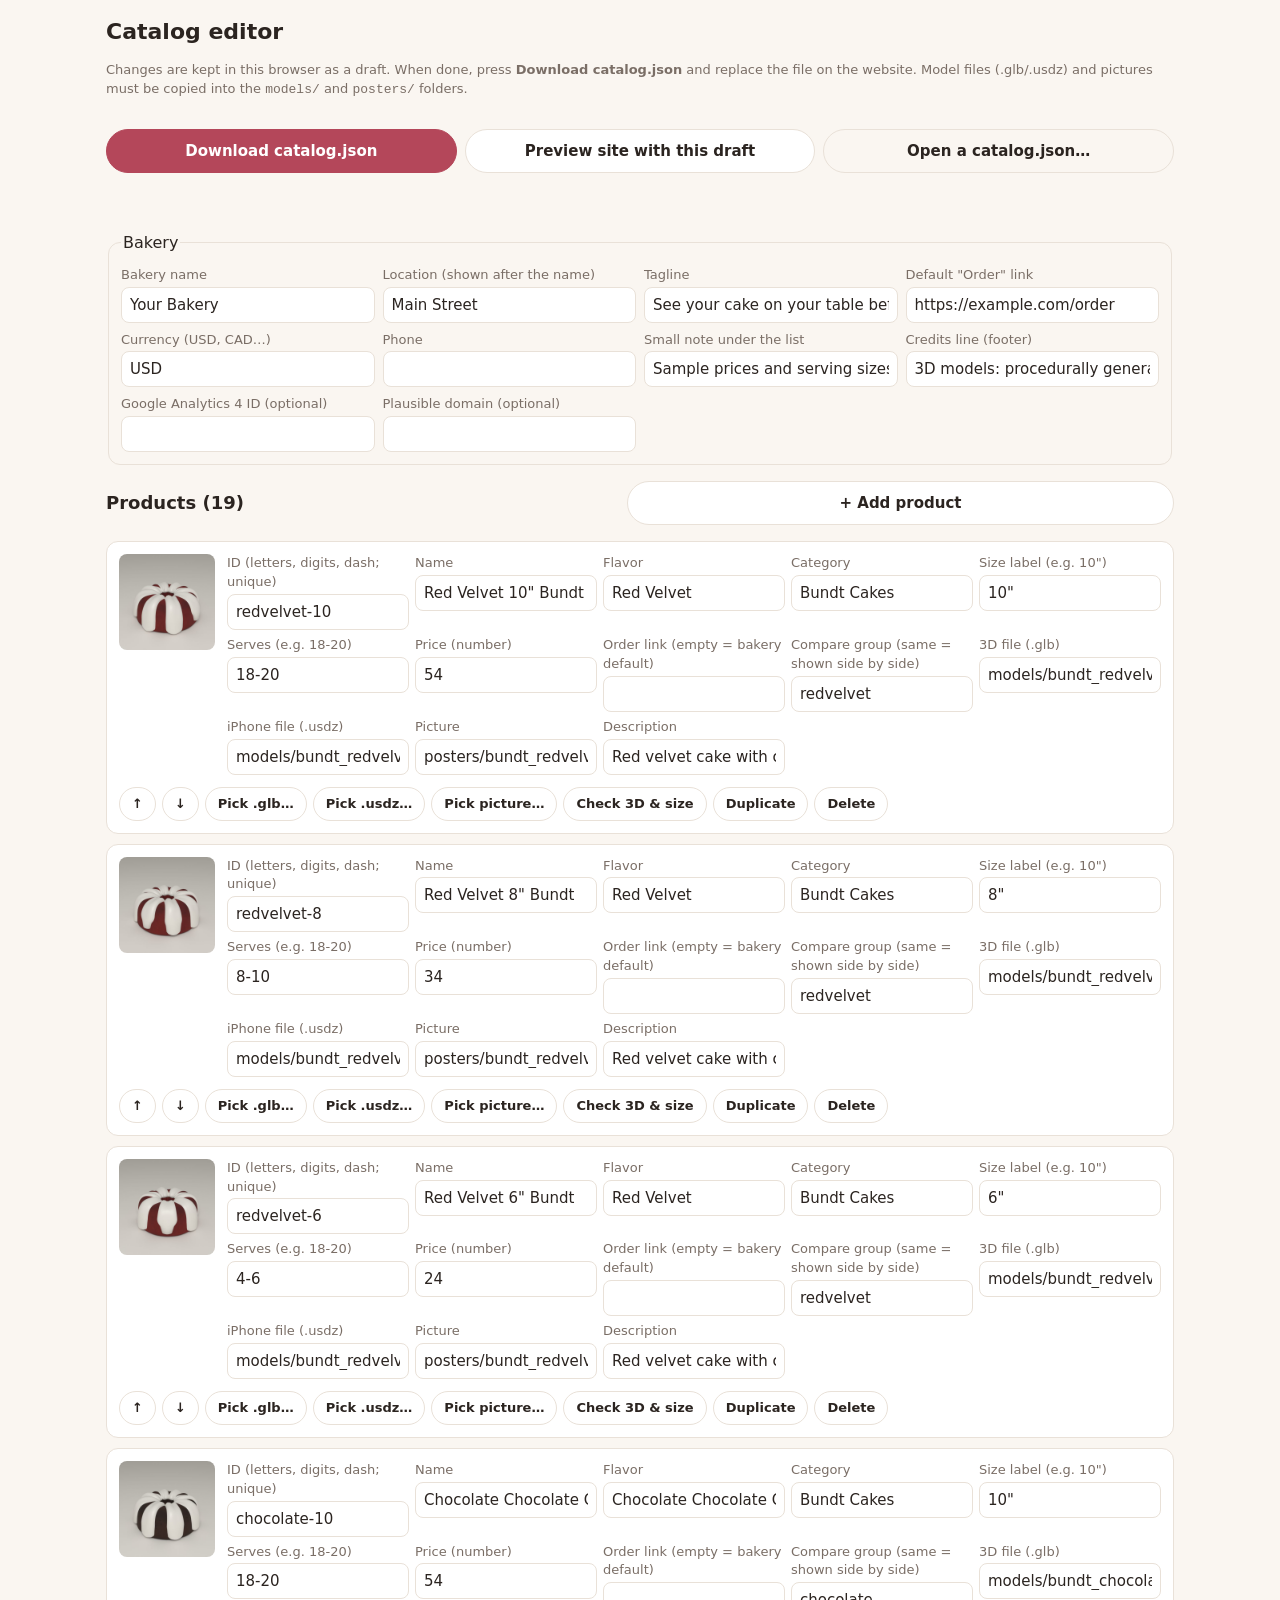
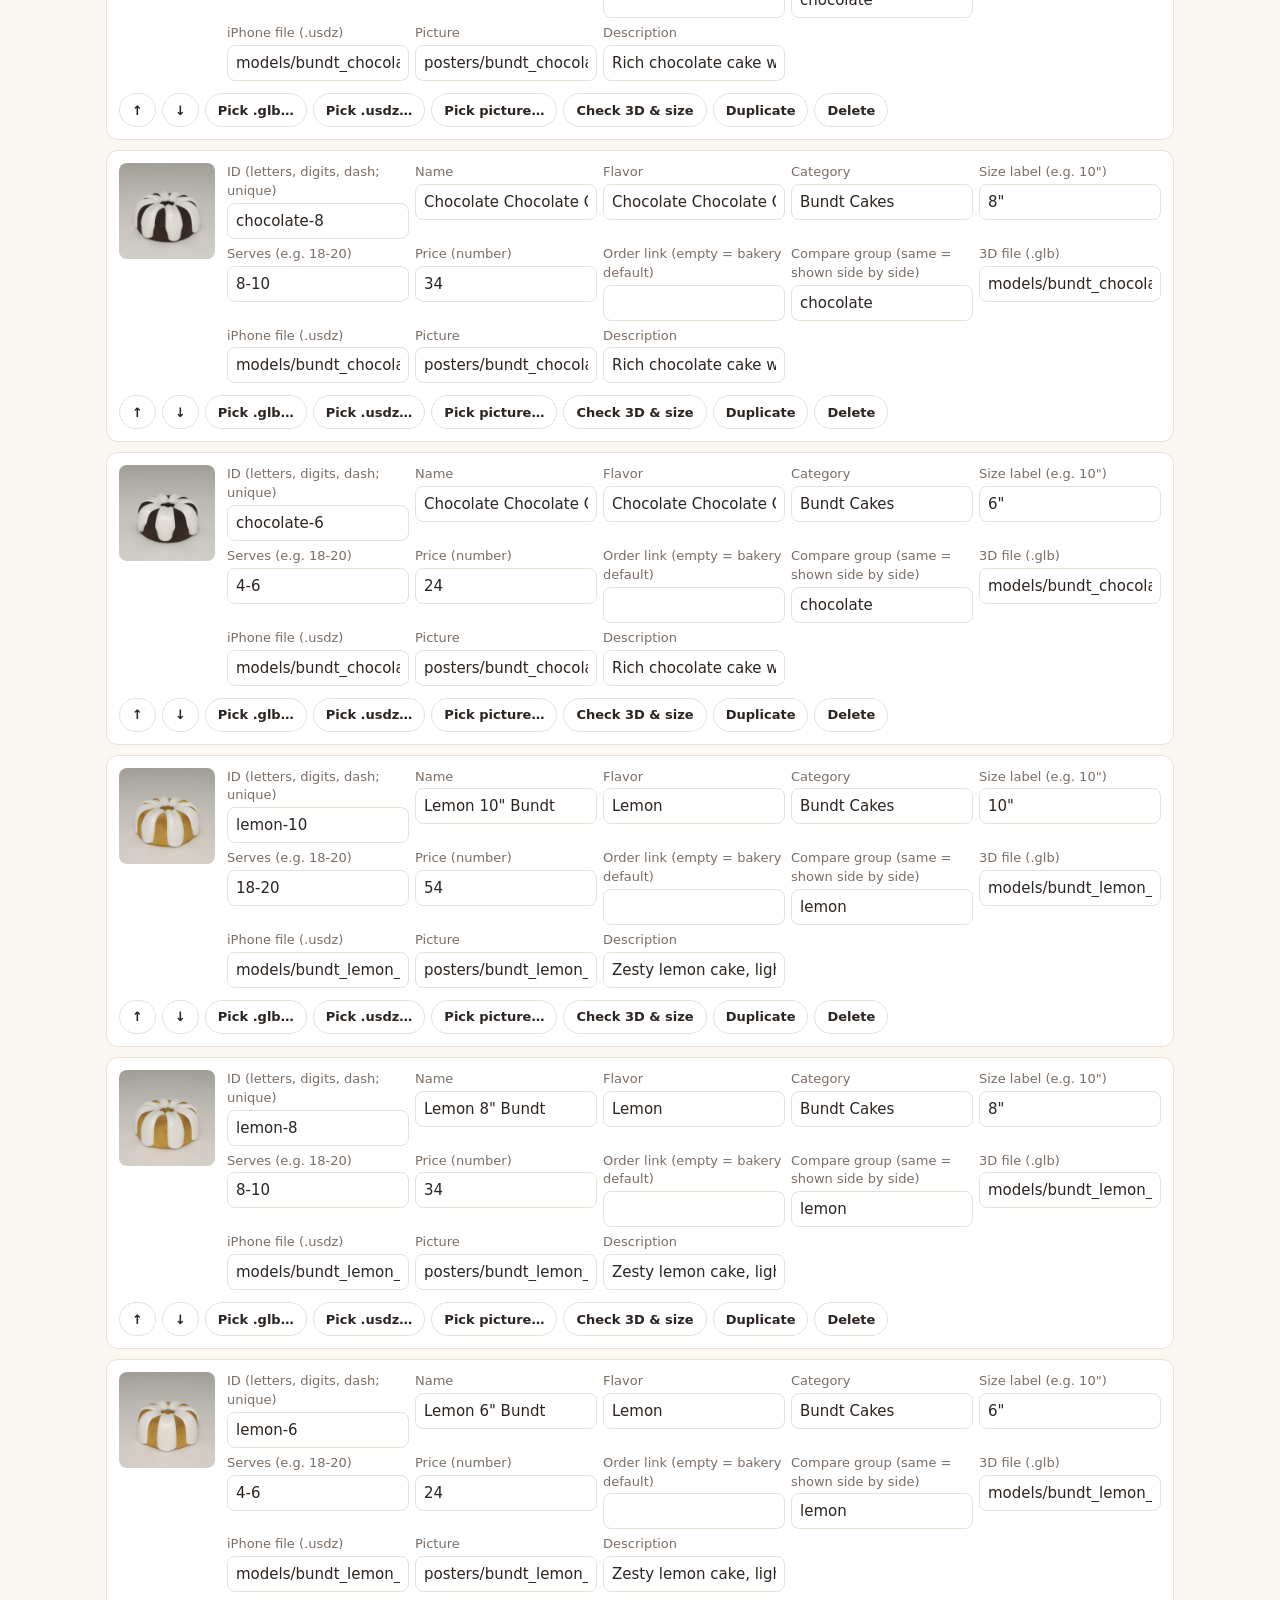
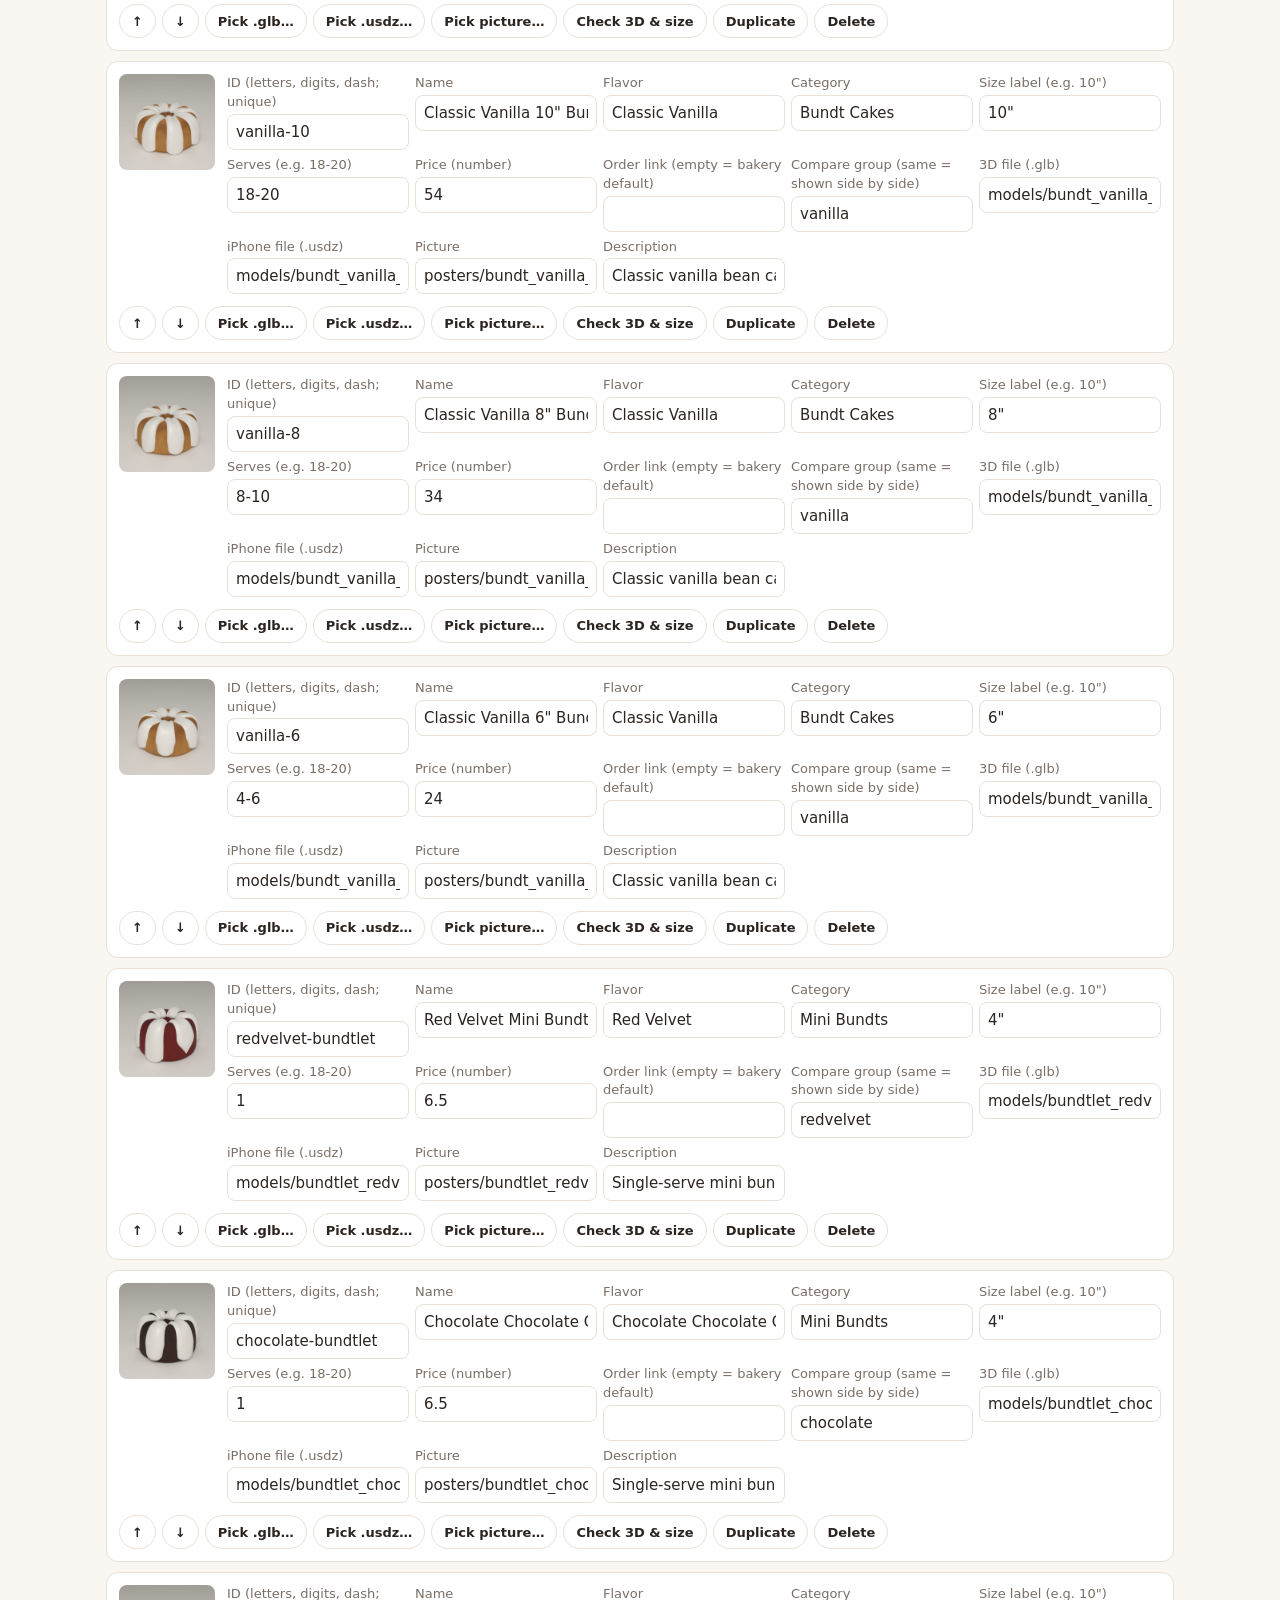
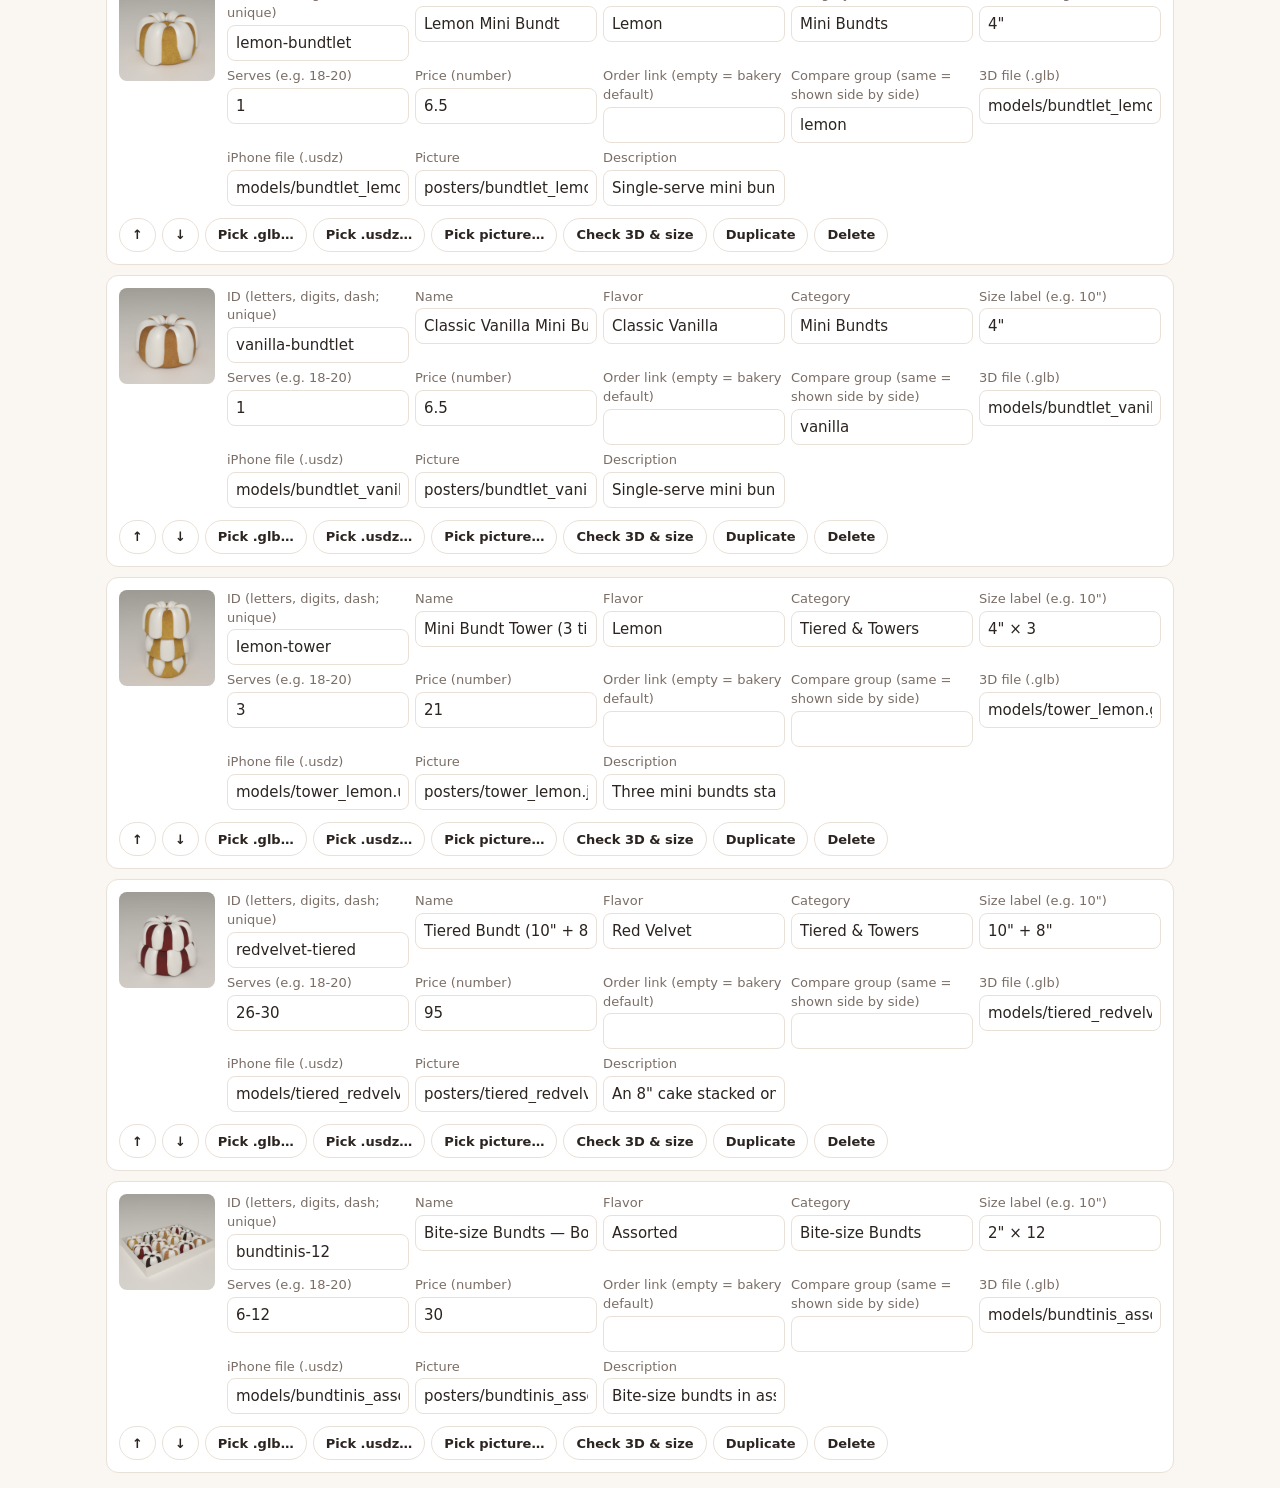
<file: demo/admin.html>
<!doctype html>
<html lang="en">
<head>
<meta charset="utf-8">
<meta name="viewport" content="width=device-width, initial-scale=1">
<title>Catalog Editor</title>
<link rel="stylesheet" href="css/style.css">
</head>
<body>
<div class="adm">
  <header>
    <h1>Catalog editor</h1>
    <p class="muted small">Changes are kept in this browser as a draft. When done, press <b>Download catalog.json</b> and replace the file on the website.
      Model files (.glb/.usdz) and pictures must be copied into the <code>models/</code> and <code>posters/</code> folders.</p>
    <p id="draft-banner" class="small" hidden>Editing a saved draft. <button class="btn sm ghost" id="discard">Discard draft &amp; reload catalog.json</button></p>
  </header>

  <div class="row" style="flex-wrap:wrap">
    <button class="btn primary" id="export">Download catalog.json</button>
    <a class="btn" href="index.html?draft=1" target="_blank" rel="noopener">Preview site with this draft</a>
    <label class="btn ghost" style="color:var(--ink)">Open a catalog.json… <input type="file" id="import" accept=".json,application/json" hidden></label>
  </div>
  <p id="problems" class="err small"></p>

  <fieldset id="bakery"><legend>Bakery</legend></fieldset>

  <div class="row" style="align-items:center"><h2 style="flex:1">Products (<span id="count">0</span>)</h2><button class="btn" id="add">+ Add product</button></div>
  <div id="list" style="display:flex;flex-direction:column;gap:10px"></div>
</div>

<div class="modal" id="pv"><div class="box">
  <div class="row" style="align-items:center"><h2 style="flex:1" id="pv-title">Preview</h2><button class="icon-btn" id="pv-close">✕</button></div>
  <div id="pv-holder"></div>
  <p id="pv-dims" class="small"></p>
</div></div>

<script type="module">
import { DRAFT_KEY, loadModelViewer, esc } from './js/common.js';
const $ = id => document.getElementById(id);
let cat;
const localFiles = {};   // path -> blob URL of files picked in this session (for preview only)

const BAKERY_FIELDS = [
  ['name', 'Bakery name'], ['location', 'Location (shown after the name)'], ['tagline', 'Tagline'],
  ['orderUrl', 'Default "Order" link'], ['currency', 'Currency (USD, CAD…)'], ['phone', 'Phone'],
  ['note', 'Small note under the list'],
];
const P_FIELDS = [
  ['id', 'ID (letters, digits, dash; unique)'], ['name', 'Name'], ['flavor', 'Flavor'], ['category', 'Category'],
  ['size', 'Size label (e.g. 10")'], ['servings', 'Serves (e.g. 18-20)'], ['price', 'Price (number)'],
  ['orderUrl', 'Order link (empty = bakery default)'], ['compareGroup', 'Compare group (same = shown side by side)'],
  ['glb', '3D file (.glb)'], ['usdz', 'iPhone file (.usdz)'], ['poster', 'Picture'], ['description', 'Description'],
];

async function load(fromDraft = true) {
  let d = null;
  if (fromDraft) { try { d = localStorage.getItem(DRAFT_KEY); } catch {} }
  if (d) { cat = JSON.parse(d); $('draft-banner').hidden = false; }
  else { cat = await (await fetch('catalog.json', { cache: 'no-cache' })).json(); $('draft-banner').hidden = true; }
  cat.bakery ??= {}; cat.products ??= []; cat.analytics ??= {};
  render();
}
function save() {
  try { localStorage.setItem(DRAFT_KEY, JSON.stringify(cat)); $('draft-banner').hidden = false; } catch (e) { console.warn(e); }
  validate();
}
function validate() {
  const errs = [], seen = new Set();
  cat.products.forEach((p, i) => {
    const n = `#${i + 1} ${p.name || ''}`;
    if (!/^[a-z0-9-]+$/i.test(p.id || '')) errs.push(`${n}: ID must use only letters, digits and dashes`);
    if (seen.has(p.id)) errs.push(`${n}: ID "${p.id}" is used twice`); seen.add(p.id);
    if (!p.glb) errs.push(`${n}: 3D file is empty`);
    if (p.price !== '' && isNaN(+p.price)) errs.push(`${n}: price must be a number`);
  });
  $('problems').textContent = errs.join(' · ');
  return errs;
}
function render() {
  $('bakery').innerHTML = '<legend>Bakery</legend>' + BAKERY_FIELDS.map(([k, l]) =>
    `<label>${esc(l)}<input data-b="${k}" value="${esc(cat.bakery[k] ?? '')}"></label>`).join('') +
    `<label>Credits line (footer)<input data-root="credits" value="${esc(cat.credits ?? '')}"></label>` +
    `<label>Google Analytics 4 ID (optional)<input data-a="ga4Id" value="${esc(cat.analytics.ga4Id ?? '')}"></label>` +
    `<label>Plausible domain (optional)<input data-a="plausibleDomain" value="${esc(cat.analytics.plausibleDomain ?? '')}"></label>`;
  $('count').textContent = cat.products.length;
  $('list').innerHTML = cat.products.map((p, i) => `
    <div class="prod" data-i="${i}">
      <img src="${esc(localFiles[p.poster] || p.poster || '')}" alt="" onerror="this.style.visibility='hidden'">
      <div class="f">${P_FIELDS.map(([k, l]) => `<label>${esc(l)}<input data-k="${k}" value="${esc(p[k] ?? '')}"></label>`).join('')}</div>
      <div class="acts">
        <button class="btn sm" data-act="up">↑</button><button class="btn sm" data-act="down">↓</button>
        <label class="btn sm">Pick .glb…<input type="file" accept=".glb" data-pick="glb" hidden></label>
        <label class="btn sm">Pick .usdz…<input type="file" accept=".usdz" data-pick="usdz" hidden></label>
        <label class="btn sm">Pick picture…<input type="file" accept="image/*" data-pick="poster" hidden></label>
        <button class="btn sm" data-act="preview">Check 3D &amp; size</button>
        <button class="btn sm" data-act="dup">Duplicate</button>
        <button class="btn sm ghost" data-act="del">Delete</button>
      </div>
    </div>`).join('');
  validate();
}

$('bakery').oninput = e => {
  const t = e.target;
  if (t.dataset.b) cat.bakery[t.dataset.b] = t.value;
  if (t.dataset.a) cat.analytics[t.dataset.a] = t.value.trim();
  if (t.dataset.root) cat[t.dataset.root] = t.value;
  save();
};
$('list').oninput = e => {
  const t = e.target, row = t.closest('.prod'); if (!row || !t.dataset.k) return;
  const p = cat.products[+row.dataset.i];
  p[t.dataset.k] = t.dataset.k === 'price' ? (t.value === '' ? '' : (isNaN(+t.value) ? t.value : +t.value)) : t.value;
  save();
};
$('list').onchange = e => {
  const t = e.target, row = t.closest('.prod'); if (!row || !t.dataset.pick || !t.files[0]) return;
  const f = t.files[0], p = cat.products[+row.dataset.i];
  const path = (t.dataset.pick === 'poster' ? 'posters/' : 'models/') + f.name;
  p[t.dataset.pick] = path; localFiles[path] = URL.createObjectURL(f);
  save(); render();
  if (t.dataset.pick === 'glb') preview(p);
};
$('list').onclick = e => {
  const b = e.target.closest('[data-act]'); if (!b) return;
  const i = +b.closest('.prod').dataset.i, P = cat.products;
  const act = b.dataset.act;
  if (act === 'up' && i > 0) [P[i - 1], P[i]] = [P[i], P[i - 1]];
  if (act === 'down' && i < P.length - 1) [P[i + 1], P[i]] = [P[i], P[i + 1]];
  if (act === 'dup') P.splice(i + 1, 0, { ...P[i], id: P[i].id + '-copy', name: P[i].name + ' (copy)' });
  if (act === 'del' && confirm(`Delete "${P[i].name}"?`)) P.splice(i, 1);
  if (act === 'preview') return preview(P[i]);
  save(); render();
};
$('add').onclick = () => {
  cat.products.push({ id: 'new-cake-' + (cat.products.length + 1), name: 'New cake', flavor: '', category: 'Bundt Cakes', size: '8"', servings: '8-10', price: '', description: '', glb: 'models/', usdz: 'models/', poster: 'posters/', orderUrl: '', compareGroup: '' });
  save(); render(); $('list').lastElementChild.scrollIntoView({ behavior: 'smooth' });
};
$('export').onclick = () => {
  const errs = validate();
  if (errs.length && !confirm('There are problems:\n' + errs.join('\n') + '\n\nDownload anyway?')) return;
  const blob = new Blob([JSON.stringify(cat, null, 2)], { type: 'application/json' });
  const a = document.createElement('a'); a.href = URL.createObjectURL(blob); a.download = 'catalog.json'; a.click();
};
$('import').onchange = async e => {
  const f = e.target.files[0]; if (!f) return;
  try { cat = JSON.parse(await f.text()); cat.bakery ??= {}; cat.products ??= []; cat.analytics ??= {}; save(); render(); }
  catch (err) { alert('This file is not a valid catalog: ' + err.message); }
};
$('discard').onclick = async () => { if (!confirm('Throw away the draft?')) return; try { localStorage.removeItem(DRAFT_KEY); } catch {} await load(false); };

async function preview(p) {
  await loadModelViewer();
  $('pv-title').textContent = p.name;
  const src = localFiles[p.glb] || p.glb;
  $('pv-holder').innerHTML = `<model-viewer id="pv-mv" src="${esc(src)}" camera-controls shadow-intensity="1" style="width:100%;height:50vh"></model-viewer>`;
  $('pv-dims').textContent = 'Loading…';
  $('pv').classList.add('open');
  const mv = $('pv-mv');
  mv.addEventListener('load', () => {
    const d = mv.getDimensions(), cm = v => (v * 100).toFixed(1), inch = v => (v * 39.37).toFixed(1);
    $('pv-dims').innerHTML = `Real size in the file: width <b>${cm(d.x)} cm</b> (${inch(d.x)}"), depth ${cm(d.z)} cm, height <b>${cm(d.y)} cm</b> (${inch(d.y)}").` +
      (d.x > 1.5 || d.y > 1.5 ? ' <span class="err">Looks too big — the file is probably not in meters.</span>' : '') +
      (d.x < 0.02 ? ' <span class="err">Looks too small — the file is probably not in meters.</span>' : '');
  }, { once: true });
  mv.addEventListener('error', () => { $('pv-dims').innerHTML = '<span class="err">Could not open this 3D file. Check the file name and that it is in the models folder.</span>'; }, { once: true });
}
$('pv-close').onclick = () => $('pv').classList.remove('open');
load();
</script>
</body>
</html>
</file>
<file: demo/css/style.css>
:root{
  --bg:#faf6f1; --card:#fff; --ink:#2b2420; --muted:#7a6e66; --line:#e9e1d8;
  --accent:#b4475a; --accent-ink:#fff; --ok:#2f7d4f; --err:#b3261e;
  --radius:16px; --shadow:0 6px 20px rgba(60,40,30,.10);
}
@media (prefers-color-scheme: dark){
  :root:not([data-theme="light"]){ --bg:#1d1916; --card:#2a2420; --ink:#f3ece6; --muted:#b5a89e; --line:#3d3530; --shadow:0 6px 20px rgba(0,0,0,.4); }
}
*{box-sizing:border-box}
html,body{margin:0}
body{background:var(--bg);color:var(--ink);font:16px/1.45 system-ui,-apple-system,"Segoe UI",Roboto,sans-serif;-webkit-text-size-adjust:100%}
a{color:var(--accent)}
h1{font-size:22px;margin:0}
h2{font-size:18px;margin:0}
h3{font-size:16px;margin:0 0 2px}
.muted{color:var(--muted)} .small{font-size:13px} .err{color:var(--err)} .ok{color:var(--ok)}
.top{display:flex;gap:12px;align-items:center;justify-content:space-between;flex-wrap:wrap;padding:16px}
.top p{margin:2px 0 0}
.btn{display:inline-flex;align-items:center;justify-content:center;gap:6px;border:1px solid var(--line);background:var(--card);color:var(--ink);
  font:600 15px system-ui,sans-serif;padding:12px 16px;border-radius:999px;text-decoration:none;cursor:pointer;min-height:44px}
.btn.primary{background:var(--accent);color:var(--accent-ink);border-color:var(--accent)}
.btn.ghost{background:transparent}
.btn:disabled{opacity:.5}
.btn.sm{padding:6px 12px;min-height:34px;font-size:13px}
.icon-btn{border:0;background:transparent;color:var(--ink);font-size:24px;min-width:44px;min-height:44px;cursor:pointer}
.chips{display:flex;gap:8px;overflow-x:auto;padding:0 16px 8px;scrollbar-width:none}
.chip{flex:none;border:1px solid var(--line);background:var(--card);color:var(--ink);border-radius:999px;padding:8px 14px;font:600 14px system-ui;cursor:pointer}
.chip.on{background:var(--ink);color:var(--bg);border-color:var(--ink)}
.grid{display:grid;grid-template-columns:repeat(2,minmax(0,1fr));gap:12px;padding:8px 16px 24px}
@media(min-width:720px){.grid{grid-template-columns:repeat(4,minmax(0,1fr))}}
.card{background:var(--card);border-radius:var(--radius);overflow:hidden;box-shadow:var(--shadow);cursor:pointer}
.card img{width:100%;aspect-ratio:1;object-fit:cover;display:block;background:#efe8e0}
.card .info{padding:10px 12px 12px}
.card .price{margin:4px 0;font-weight:700}
.card .go{color:var(--accent);font-weight:600;font-size:14px}
.foot{padding:16px;color:var(--muted);font-size:12px;border-top:1px solid var(--line)}
.foot p{margin:4px 0}
/* product sheet */
.sheet{position:fixed;inset:0;background:var(--bg);display:none;flex-direction:column;z-index:10}
.sheet.open{display:flex}
.sheet-bar{display:flex;align-items:center;gap:4px;padding:6px 8px;border-bottom:1px solid var(--line)}
.sheet model-viewer{flex:1;min-height:0;width:100%;--poster-color:transparent;background:var(--bg)}
.sheet-body{padding:12px 16px calc(16px + env(safe-area-inset-bottom));display:flex;flex-direction:column;gap:10px;max-width:560px;width:100%;margin:0 auto}
.sheet-body p{margin:0}
.facts{display:flex;gap:8px;flex-wrap:wrap}
.facts span{background:var(--card);border:1px solid var(--line);border-radius:999px;padding:4px 10px;font-size:14px}
.facts .price{font-weight:700}
.row{display:flex;gap:8px}
.row>.btn{flex:1}
.tip{font-size:12px;color:var(--muted)}
.no-ar{background:var(--card);border-radius:12px;padding:12px;text-align:center}
.qr{width:180px;margin:8px auto 0;background:#fff;padding:6px;border-radius:8px}
.qr svg{width:100%;height:auto;display:block}
.hotspot{background:rgba(255,255,255,.92);color:#2b2420;border:0;border-radius:10px;padding:4px 8px;font:12px/1.2 system-ui;box-shadow:0 2px 8px rgba(0,0,0,.2);transform:translateY(-12px);pointer-events:none;white-space:nowrap}
.cmp-legend{display:flex;flex-wrap:wrap;gap:6px 12px;font-size:13px}
/* builder */
.b-wrap{display:flex;flex-direction:column;min-height:100dvh}
.b-stage{position:relative;height:56vh;min-height:300px;background:#e9e3dc;touch-action:none}
.b-stage canvas{display:block;width:100%;height:100%}
.b-tools{position:absolute;left:8px;right:8px;bottom:8px;display:flex;gap:6px;flex-wrap:wrap;justify-content:center;pointer-events:none}
.b-tools .btn{pointer-events:auto;box-shadow:var(--shadow)}
.b-hint{position:absolute;top:8px;left:8px;right:8px;text-align:center;font-size:12px;color:#5b5049;pointer-events:none}
.b-panel{padding:12px 16px;display:flex;flex-direction:column;gap:12px;max-width:900px;width:100%;margin:0 auto}
.picker{display:flex;gap:8px;overflow-x:auto;padding-bottom:4px}
.pick{flex:none;width:96px;background:var(--card);border:1px solid var(--line);border-radius:12px;padding:6px;text-align:center;font-size:12px;cursor:pointer;color:var(--ink)}
.pick img{width:100%;aspect-ratio:1;object-fit:cover;border-radius:8px;display:block}
.items{list-style:none;margin:0;padding:0;display:flex;flex-direction:column;gap:6px}
.items li{display:flex;align-items:center;gap:8px;background:var(--card);border:1px solid var(--line);border-radius:12px;padding:6px 8px;font-size:14px}
.items li.sel{border-color:var(--accent)}
.items li .nm{flex:1;min-width:0}
.totals{font-weight:700}
select,input,textarea{font:15px system-ui;padding:8px;border:1px solid var(--line);border-radius:8px;background:var(--card);color:var(--ink);max-width:100%}
label{font-size:13px;color:var(--muted)}
.modal{position:fixed;inset:0;background:rgba(0,0,0,.45);display:none;align-items:flex-end;justify-content:center;z-index:20}
.modal.open{display:flex}
.modal .box{background:var(--bg);width:100%;max-width:560px;border-radius:16px 16px 0 0;padding:12px 16px calc(16px + env(safe-area-inset-bottom));display:flex;flex-direction:column;gap:10px;max-height:92dvh}
.modal model-viewer{width:100%;height:50vh;background:#efe8e0;border-radius:12px}
.toast{position:fixed;left:50%;bottom:24px;transform:translateX(-50%);background:#2b2420;color:#fff;padding:10px 16px;border-radius:999px;font-size:14px;z-index:30;display:none}
/* admin */
.adm{max-width:1100px;margin:0 auto;padding:16px;display:flex;flex-direction:column;gap:16px}
.adm fieldset{border:1px solid var(--line);border-radius:12px;padding:12px;display:grid;grid-template-columns:repeat(auto-fill,minmax(220px,1fr));gap:8px}
.adm fieldset label{display:flex;flex-direction:column;gap:2px}
.prod{background:var(--card);border:1px solid var(--line);border-radius:12px;padding:12px;display:grid;grid-template-columns:96px 1fr;gap:12px}
.prod img{width:96px;height:96px;object-fit:cover;border-radius:8px;background:#efe8e0}
.prod .f{display:grid;grid-template-columns:repeat(auto-fill,minmax(160px,1fr));gap:6px}
.prod .f label{display:flex;flex-direction:column;gap:2px}
.prod .acts{grid-column:1/-1;display:flex;gap:6px;flex-wrap:wrap}
@media(max-width:520px){.prod{grid-template-columns:1fr}.prod img{width:72px;height:72px}}
</file>
